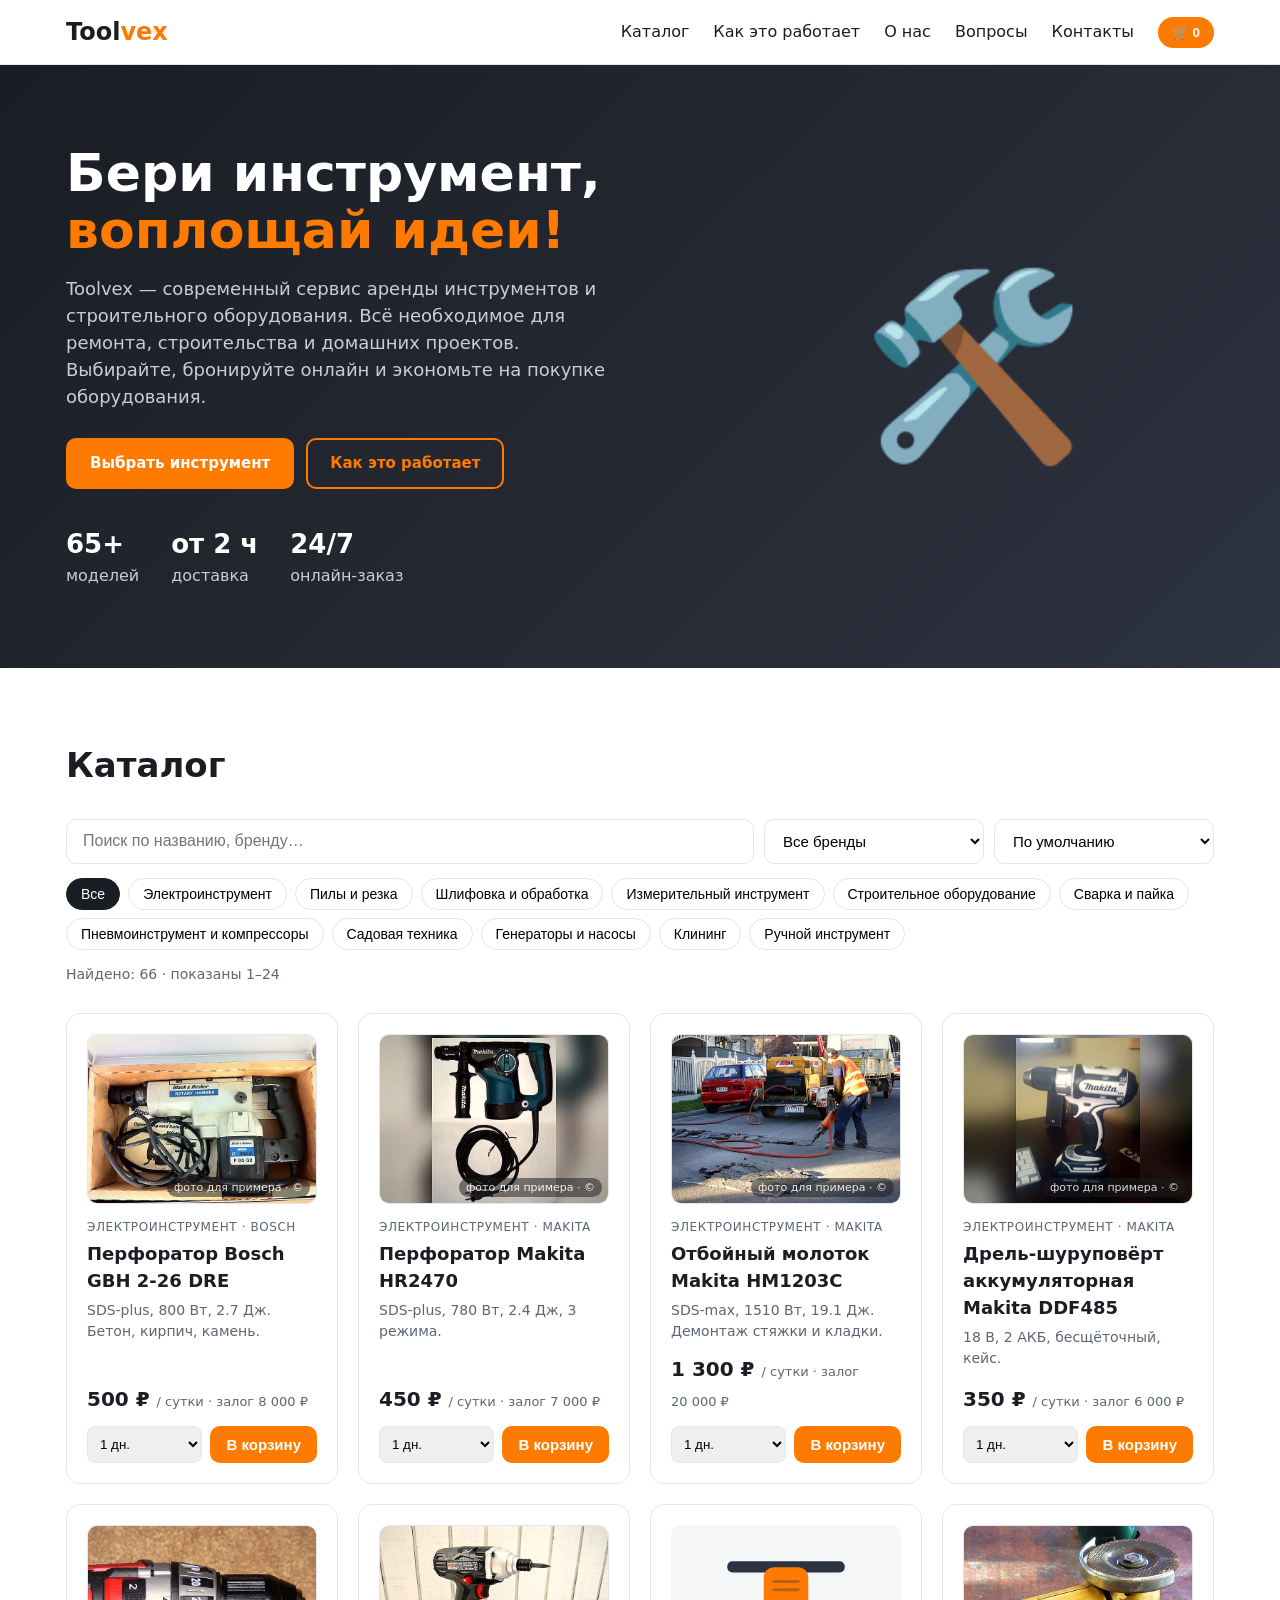
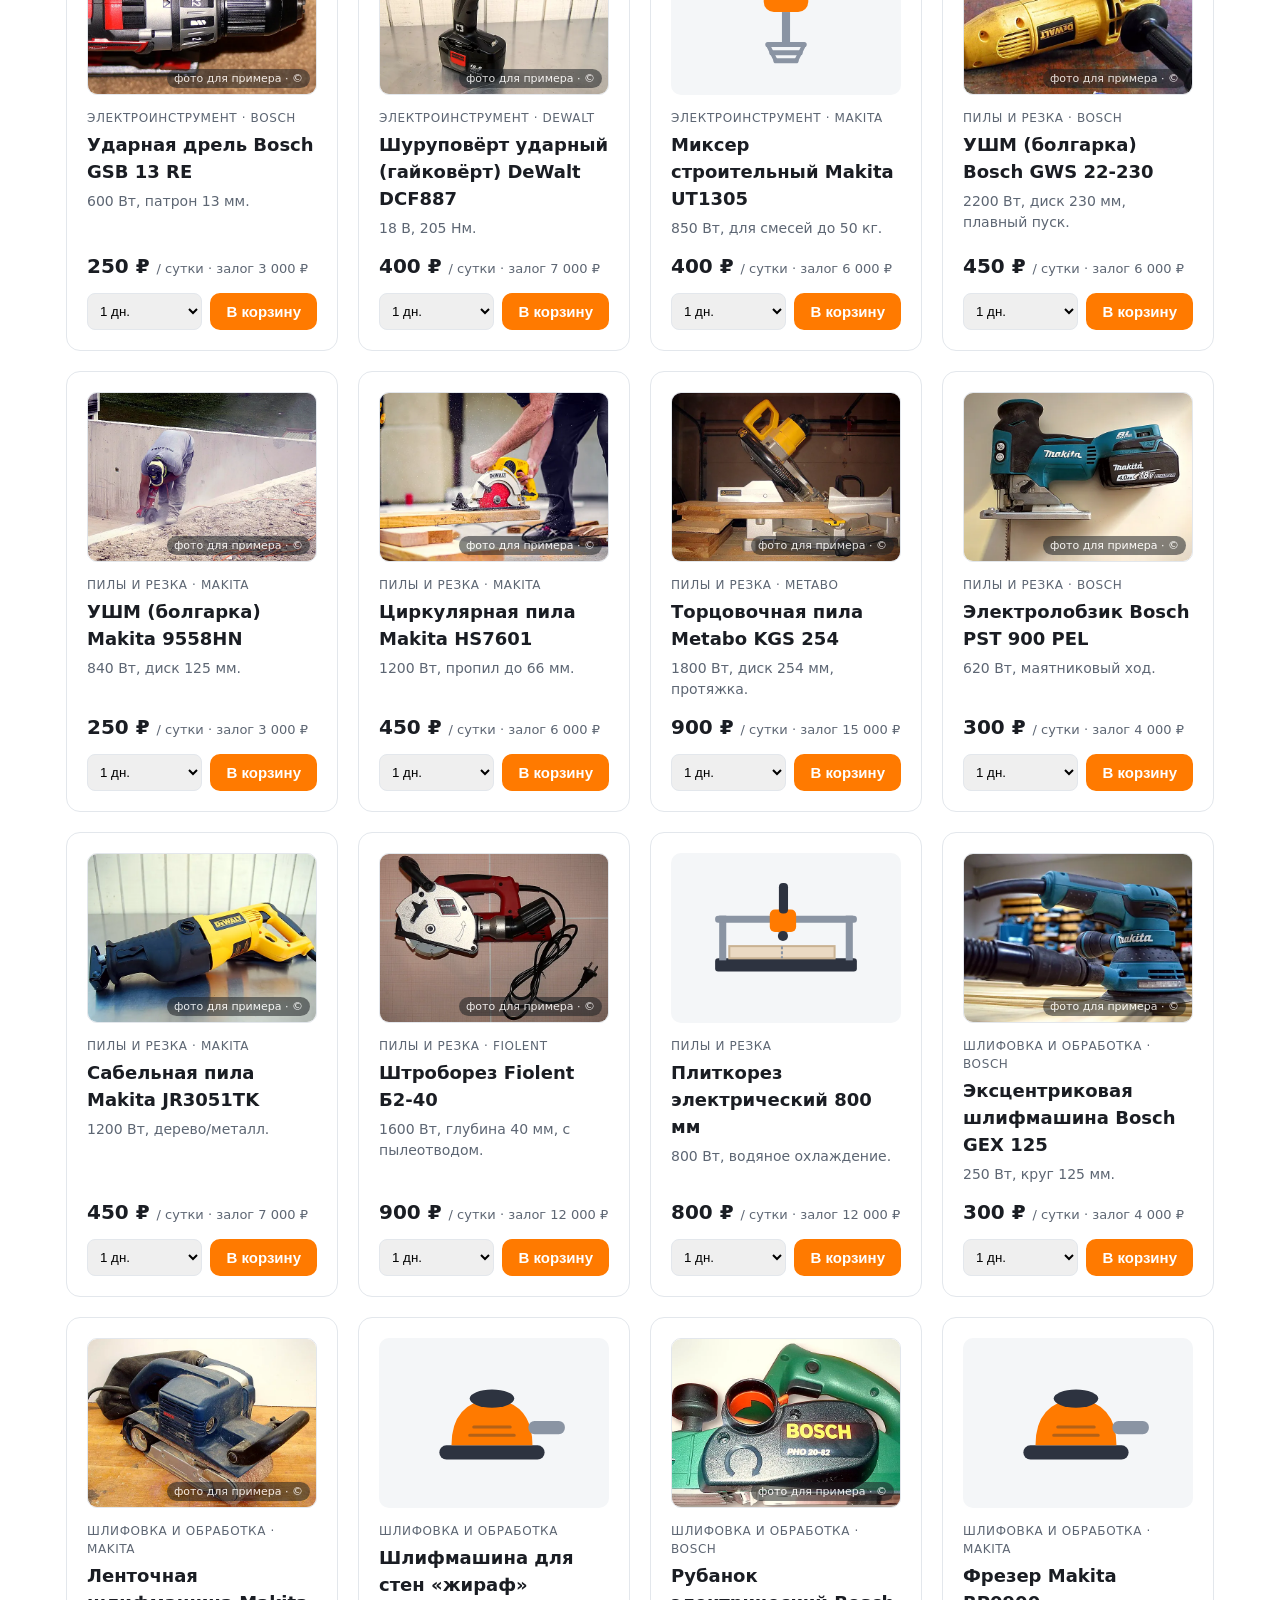
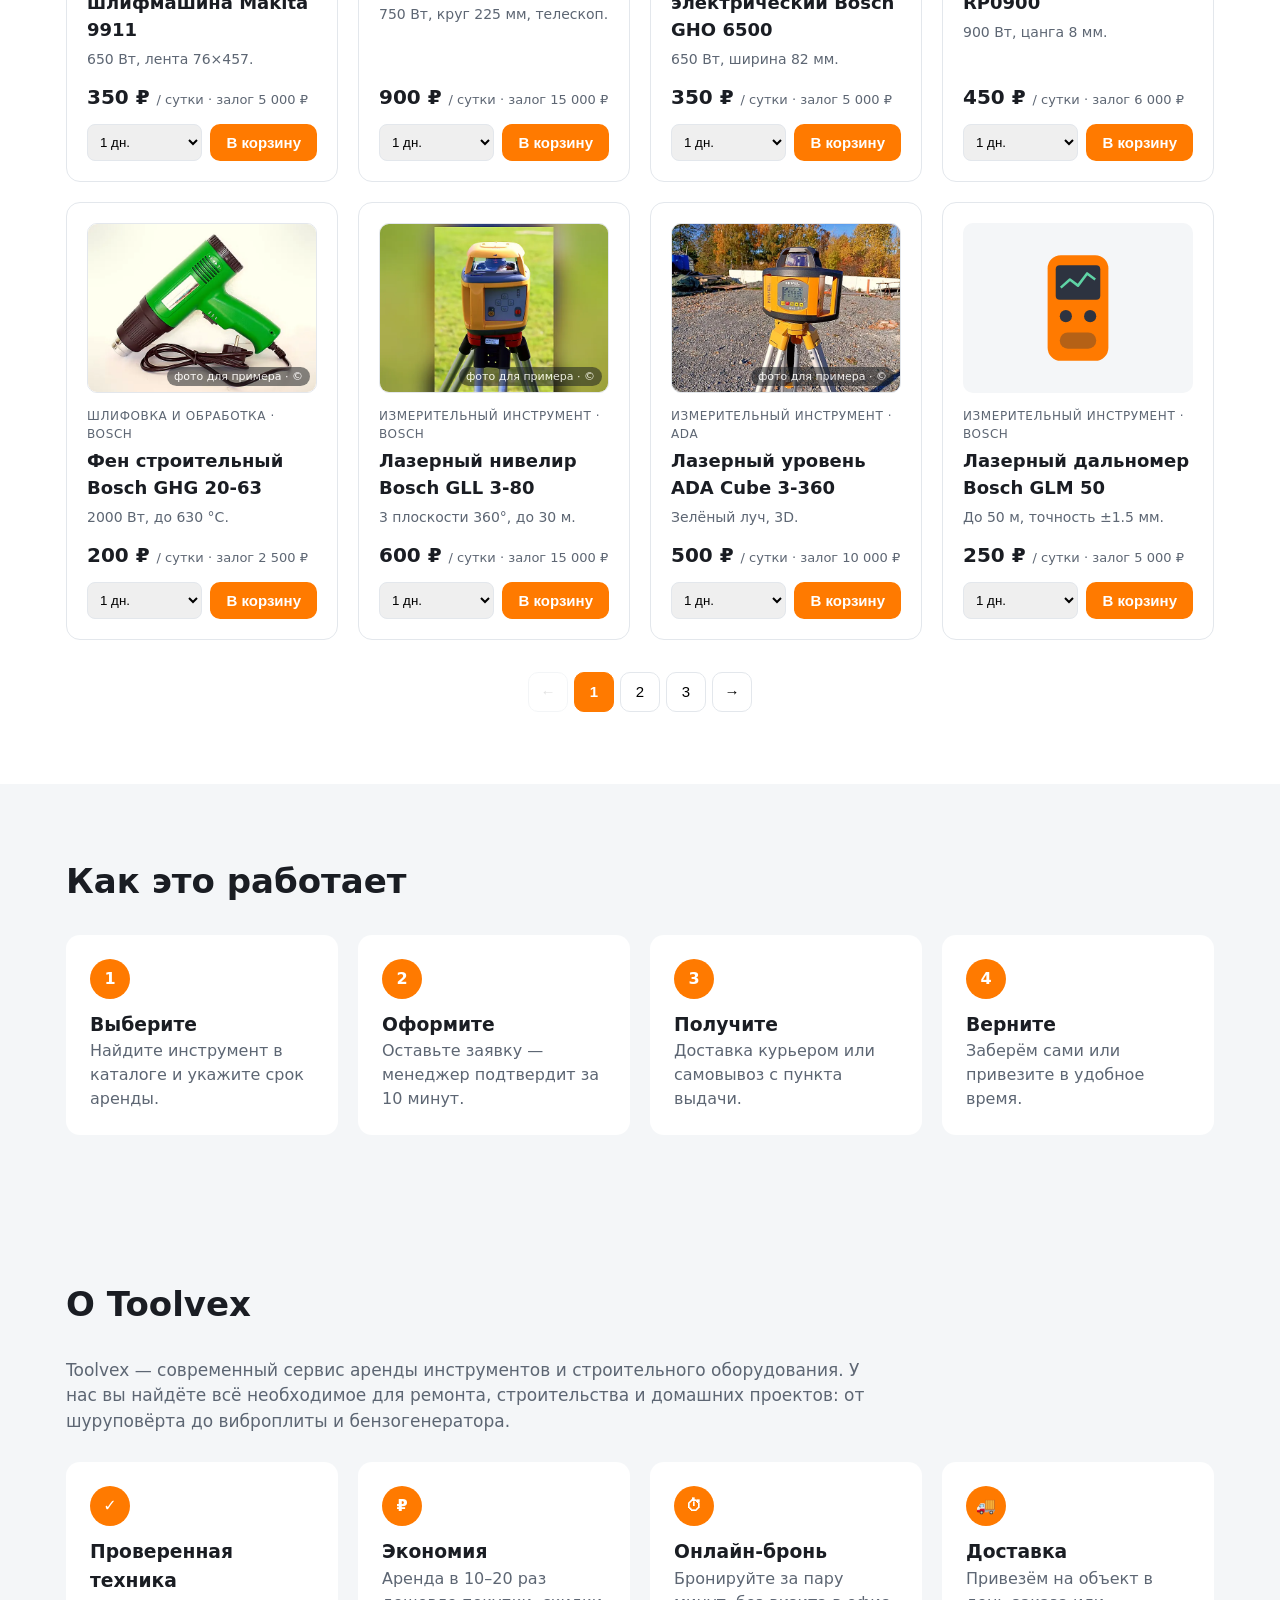
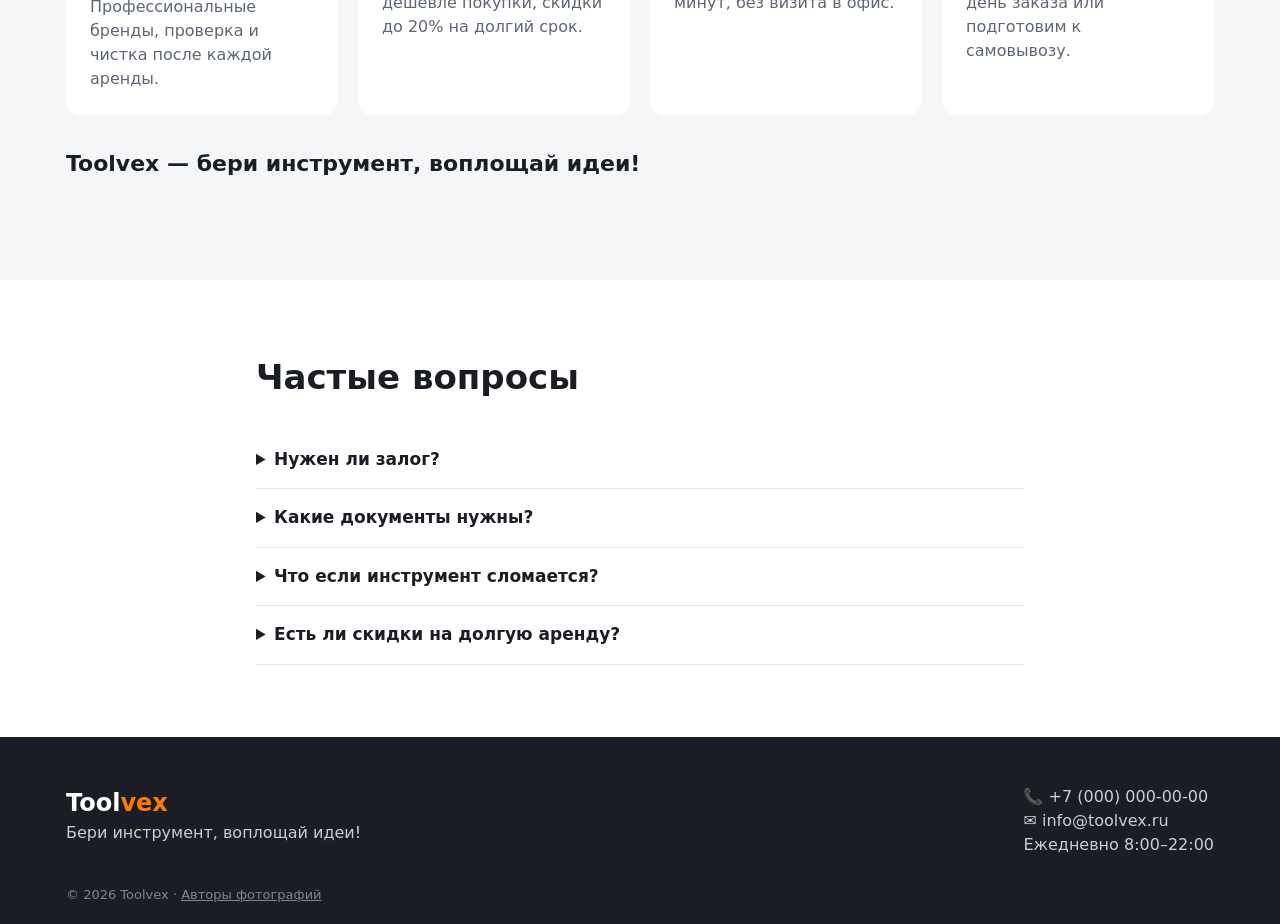
<file: index.html>
<!doctype html>
<html lang="ru">
<head>
<meta charset="utf-8">
<meta name="viewport" content="width=device-width, initial-scale=1">
<title>Toolvex — аренда инструментов и строительного оборудования</title>
<meta name="description" content="Toolvex — современный сервис аренды инструментов и строительного оборудования. Бронируйте онлайн и экономьте на покупке.">
<link rel="stylesheet" href="styles.css">
</head>
<body>
<header class="header">
  <div class="container header__inner">
    <a href="#" class="logo">Tool<span>vex</span></a>
    <nav class="nav" id="nav">
      <a href="#catalog">Каталог</a>
      <a href="#how">Как это работает</a>
      <a href="#about">О нас</a>
      <a href="#faq">Вопросы</a>
      <a href="#contacts">Контакты</a>
    </nav>
    <button class="cart-btn" id="cartBtn" aria-label="Корзина">🛒 <span id="cartCount">0</span></button>
    <button class="burger" id="burger" aria-label="Меню">☰</button>
  </div>
</header>

<section class="hero">
  <div class="container hero__inner">
    <div>
      <h1>Бери инструмент, <span>воплощай идеи!</span></h1>
      <p>Toolvex — современный сервис аренды инструментов и строительного оборудования. Всё необходимое для ремонта, строительства и домашних проектов. Выбирайте, бронируйте онлайн и экономьте на покупке оборудования.</p>
      <div class="hero__actions">
        <a href="#catalog" class="btn btn--primary">Выбрать инструмент</a>
        <a href="#how" class="btn btn--ghost">Как это работает</a>
      </div>
      <ul class="hero__stats">
        <li><b>65+</b>моделей</li>
        <li><b>от 2 ч</b>доставка</li>
        <li><b>24/7</b>онлайн-заказ</li>
      </ul>
    </div>
    <div class="hero__art" aria-hidden="true">🛠️</div>
  </div>
</section>

<section id="catalog" class="section">
  <div class="container">
    <h2>Каталог</h2>
    <div class="filters">
      <div class="filters__row">
        <input type="search" id="search" placeholder="Поиск по названию, бренду…" aria-label="Поиск">
        <select id="brand" aria-label="Бренд"></select>
        <select id="sort" aria-label="Сортировка">
          <option value="default">По умолчанию</option>
          <option value="price-asc">Сначала дешевле</option>
          <option value="price-desc">Сначала дороже</option>
          <option value="name">По названию</option>
        </select>
      </div>
      <div class="chips" id="chips"></div>
      <p class="found" id="found" aria-live="polite"></p>
    </div>
    <div class="grid" id="grid"></div>
    <nav class="pager" id="pager" aria-label="Страницы каталога"></nav>
  </div>
</section>

<section id="how" class="section section--alt">
  <div class="container">
    <h2>Как это работает</h2>
    <div class="steps">
      <div class="step"><i>1</i><h3>Выберите</h3><p>Найдите инструмент в каталоге и укажите срок аренды.</p></div>
      <div class="step"><i>2</i><h3>Оформите</h3><p>Оставьте заявку — менеджер подтвердит за 10 минут.</p></div>
      <div class="step"><i>3</i><h3>Получите</h3><p>Доставка курьером или самовывоз с пункта выдачи.</p></div>
      <div class="step"><i>4</i><h3>Верните</h3><p>Заберём сами или привезите в удобное время.</p></div>
    </div>
  </div>
</section>

<section id="about" class="section section--alt">
  <div class="container about">
    <h2>О Toolvex</h2>
    <p>Toolvex — современный сервис аренды инструментов и строительного оборудования. У нас вы найдёте всё необходимое для ремонта, строительства и домашних проектов: от шуруповёрта до виброплиты и бензогенератора.</p>
    <div class="steps">
      <div class="step"><i>✓</i><h3>Проверенная техника</h3><p>Профессиональные бренды, проверка и чистка после каждой аренды.</p></div>
      <div class="step"><i>₽</i><h3>Экономия</h3><p>Аренда в 10–20 раз дешевле покупки, скидки до 20% на долгий срок.</p></div>
      <div class="step"><i>⏱</i><h3>Онлайн-бронь</h3><p>Бронируйте за пару минут, без визита в офис.</p></div>
      <div class="step"><i>🚚</i><h3>Доставка</h3><p>Привезём на объект в день заказа или подготовим к самовывозу.</p></div>
    </div>
    <p class="slogan">Toolvex — бери инструмент, воплощай идеи!</p>
  </div>
</section>

<section id="faq" class="section">
  <div class="container faq">
    <h2>Частые вопросы</h2>
    <details><summary>Нужен ли залог?</summary><p>Да, залог зависит от стоимости инструмента и возвращается полностью при возврате в исправном состоянии.</p></details>
    <details><summary>Какие документы нужны?</summary><p>Паспорт для физлиц; для юрлиц — договор и реквизиты.</p></details>
    <details><summary>Что если инструмент сломается?</summary><p>Мы бесплатно заменим инструмент, если поломка не связана с нарушением правил эксплуатации.</p></details>
    <details><summary>Есть ли скидки на долгую аренду?</summary><p>От 3 дней — скидка 10%, от 7 дней — 20%. Скидка считается автоматически в корзине.</p></details>
  </div>
</section>

<footer id="contacts" class="footer">
  <div class="container footer__inner">
    <div><a href="#" class="logo">Tool<span>vex</span></a><p>Бери инструмент, воплощай идеи!</p></div>
    <div><p>📞 +7 (000) 000-00-00</p><p>✉️ info@toolvex.ru</p><p>Ежедневно 8:00–22:00</p></div>
  </div>
  <div class="container copy">© <span id="year"></span> Toolvex · <a href="credits.html">Авторы фотографий</a></div>
</footer>

<aside class="cart" id="cart" aria-hidden="true">
  <div class="cart__head"><h3>Корзина</h3><button id="cartClose" aria-label="Закрыть">✕</button></div>
  <div class="cart__items" id="cartItems"></div>
  <div class="cart__foot">
    <div class="cart__total">Итого: <b id="cartTotal">0 ₽</b></div>
    <form id="orderForm" class="order">
      <input required name="name" placeholder="Имя">
      <input required name="phone" type="tel" placeholder="Телефон">
      <input name="address" placeholder="Адрес доставки (необязательно)">
      <button class="btn btn--primary" type="submit">Оформить заказ</button>
    </form>
  </div>
</aside>
<div class="overlay" id="overlay"></div>
<div class="toast" id="toast"></div>

<script src="app.js"></script>
</body>
</html>
</file>
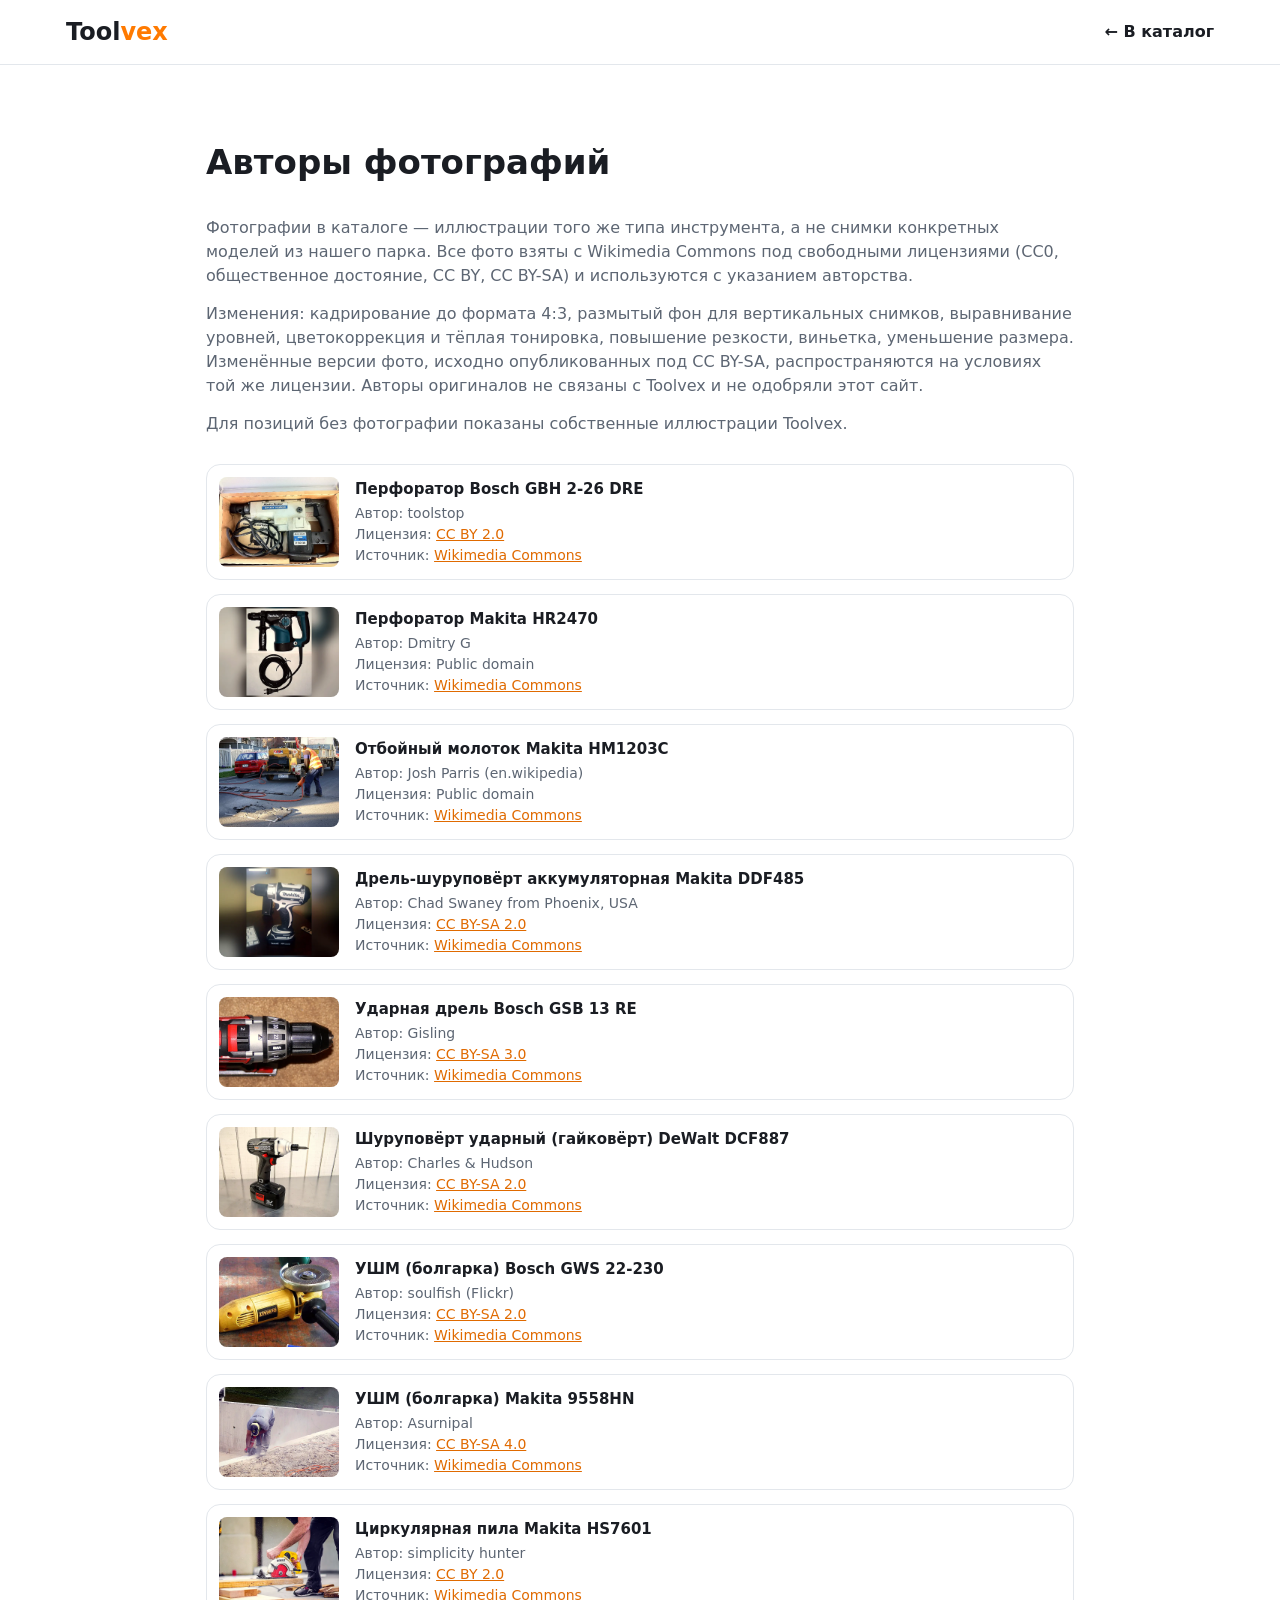
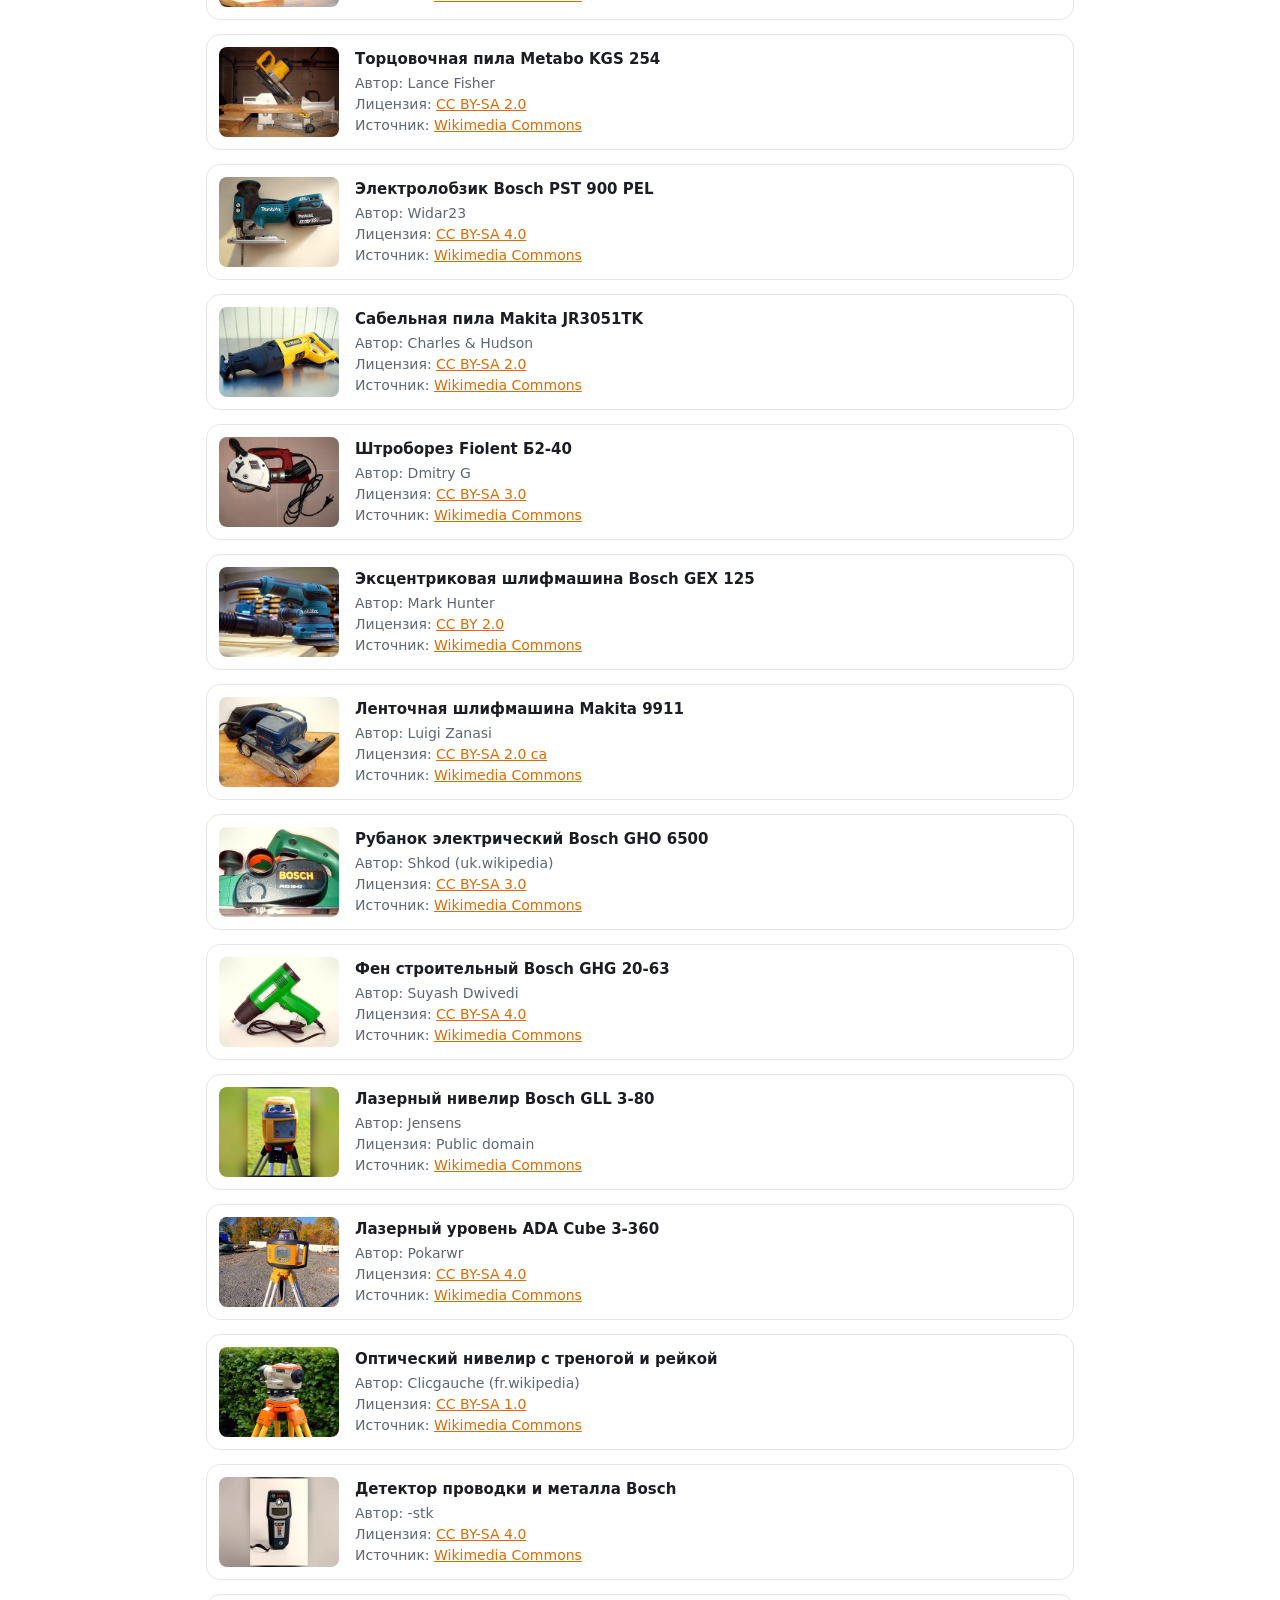
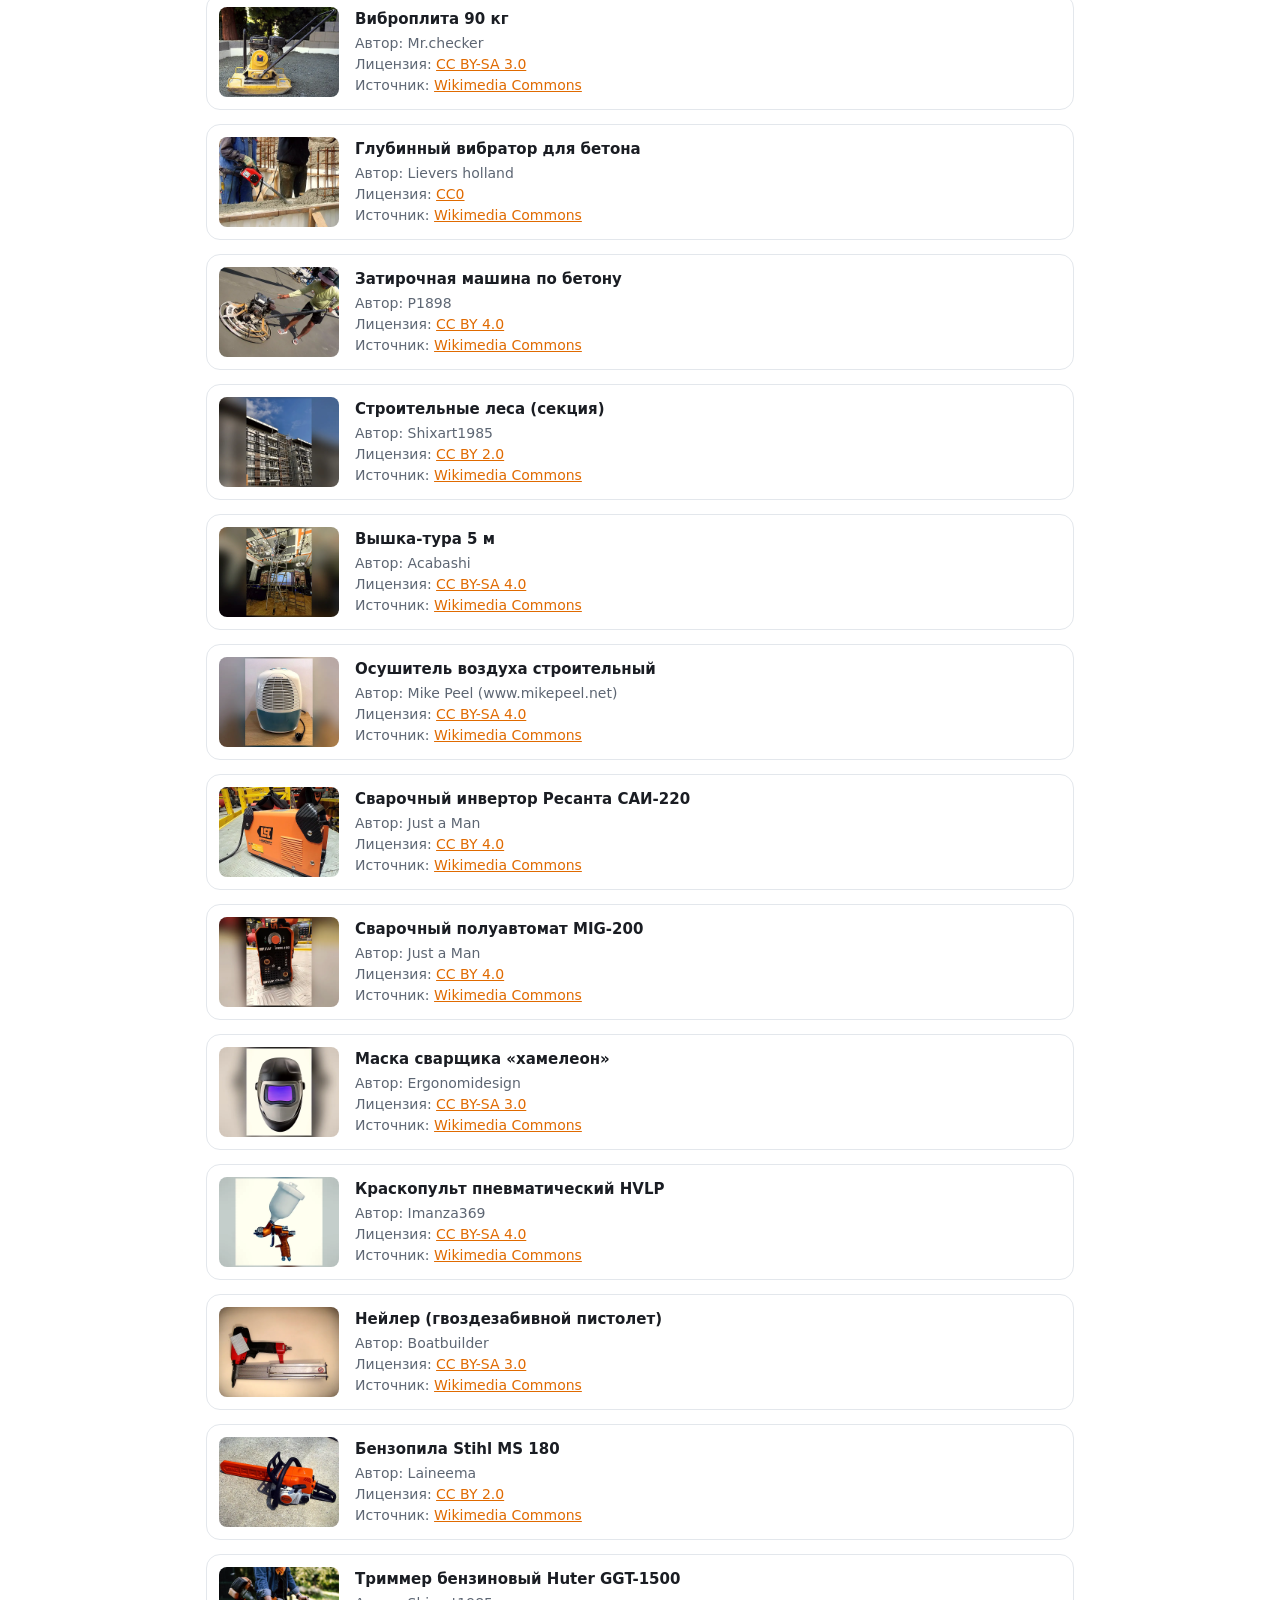
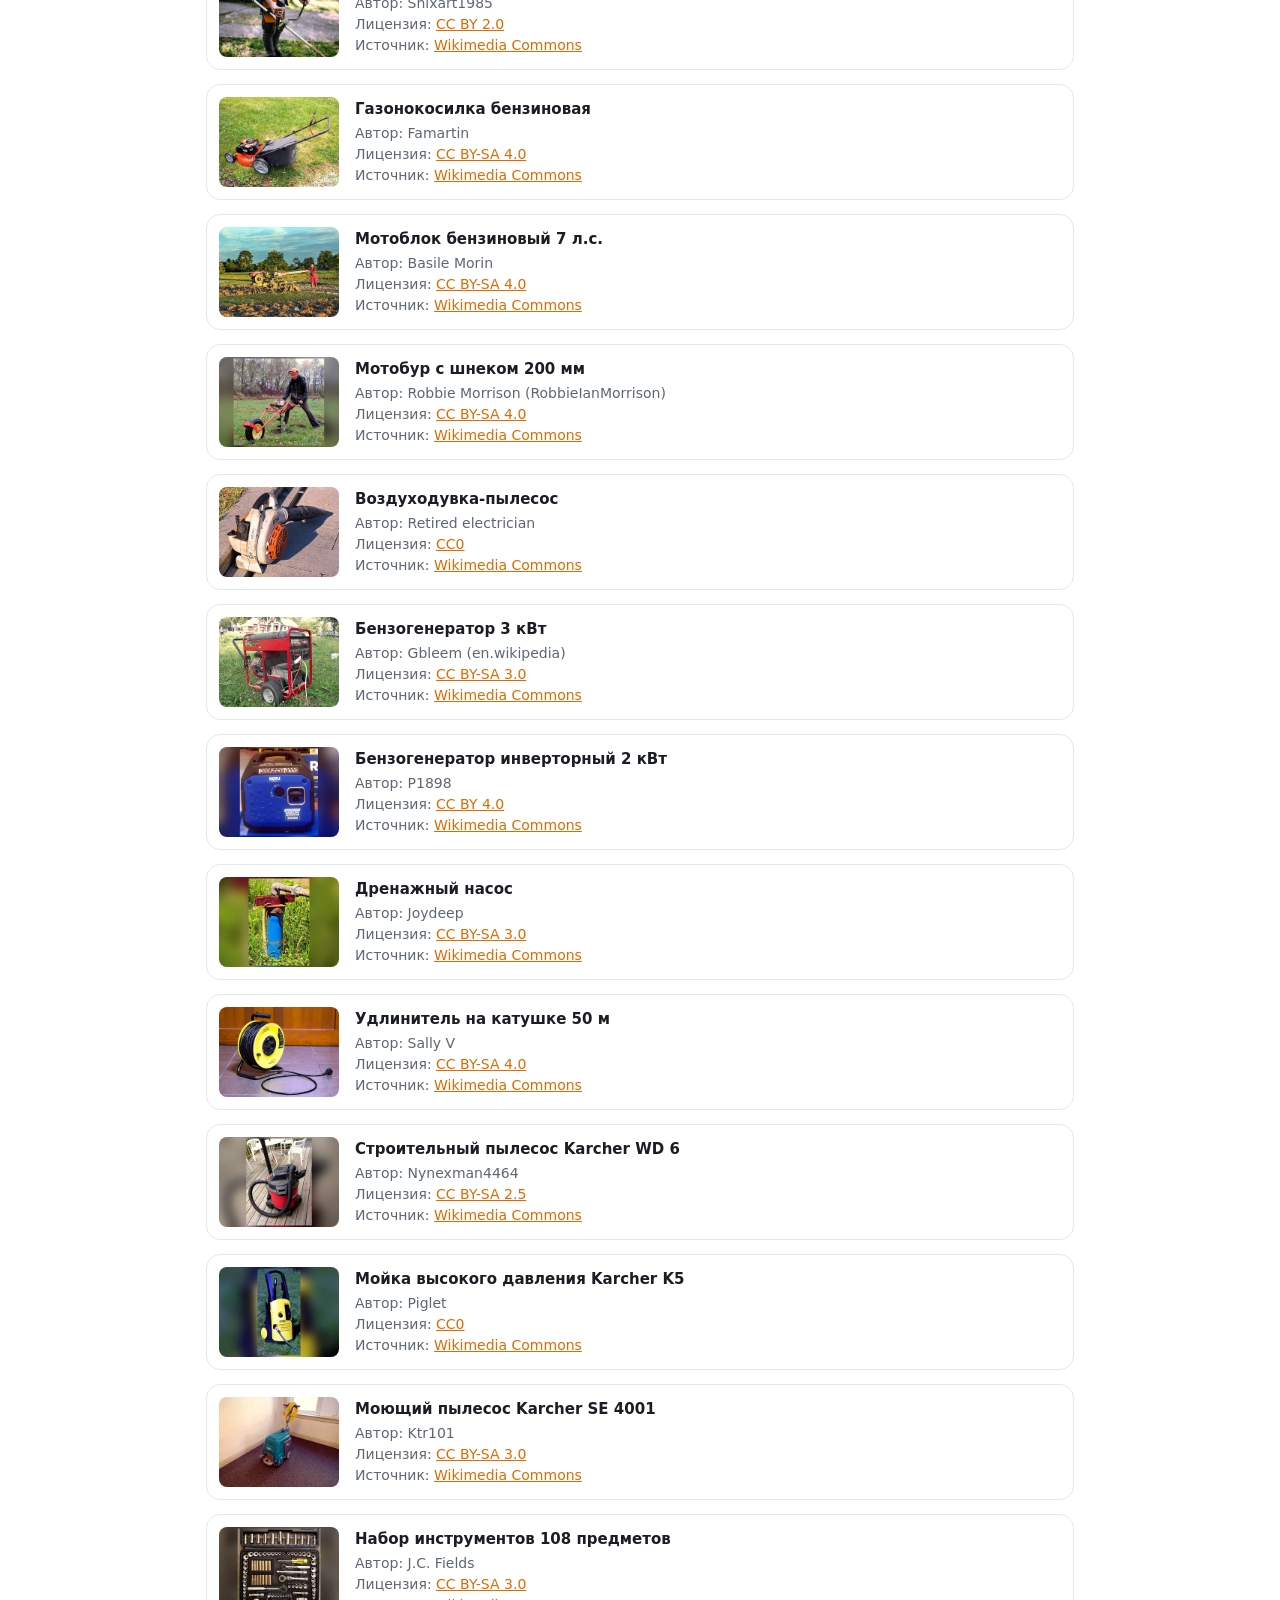
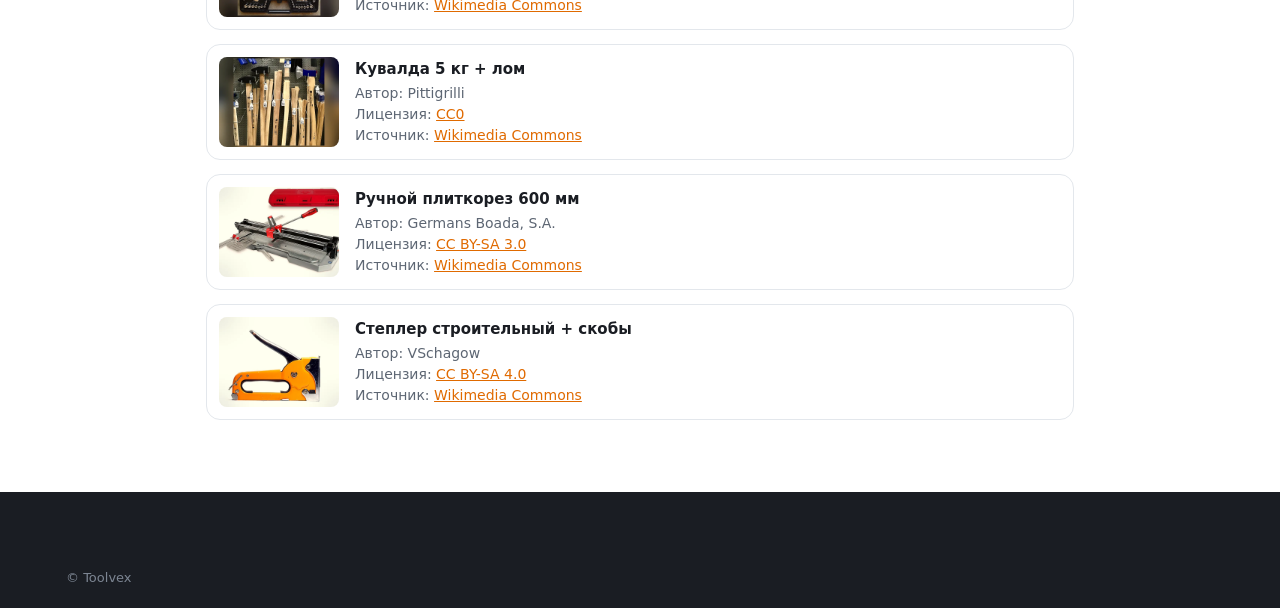
<file: credits.html>
<!doctype html>
<html lang="ru">
<head>
<meta charset="utf-8">
<meta name="viewport" content="width=device-width, initial-scale=1">
<title>Авторы фотографий — Toolvex</title>
<link rel="stylesheet" href="styles.css">
<style>
.credits{max-width:900px}
.credits>p{color:var(--muted);margin-bottom:14px}
.cr-list{list-style:none;display:grid;gap:14px;margin-top:28px}
.cr{display:flex;gap:16px;align-items:center;border:1px solid var(--border);border-radius:var(--radius);padding:12px;scroll-margin-top:80px}
.cr:target{border-color:var(--accent);box-shadow:0 0 0 3px rgba(255,122,0,.2)}
.cr img{width:120px;height:90px;object-fit:cover;border-radius:8px;flex:none}
.cr div{display:flex;flex-direction:column;font-size:14px;color:var(--muted);min-width:0;overflow-wrap:anywhere}
.cr b{color:var(--text);font-size:15px;margin-bottom:2px}
.back{margin-left:auto;font-weight:600}.back:hover{color:var(--accent)}
.cr a{color:var(--accent-d);text-decoration:underline}
@media(max-width:520px){.cr img{width:88px;height:66px}}
</style>
</head>
<body>
<header class="header"><div class="container header__inner"><a href="index.html" class="logo">Tool<span>vex</span></a>
<a class="back" href="index.html#catalog">← В каталог</a></div></header>
<main class="section"><div class="container credits">
  <h2>Авторы фотографий</h2>
  <p>Фотографии в каталоге — иллюстрации того же типа инструмента, а не снимки конкретных моделей из нашего парка. Все фото взяты с Wikimedia Commons под свободными лицензиями (CC0, общественное достояние, CC BY, CC BY-SA) и используются с указанием авторства.</p>
  <p>Изменения: кадрирование до формата 4:3, размытый фон для вертикальных снимков, выравнивание уровней, цветокоррекция и тёплая тонировка, повышение резкости, виньетка, уменьшение размера. Изменённые версии фото, исходно опубликованных под CC BY-SA, распространяются на условиях той же лицензии. Авторы оригиналов не связаны с Toolvex и не одобряли этот сайт.</p>
  <p>Для позиций без фотографии показаны собственные иллюстрации Toolvex.</p>
  <ul class="cr-list">
    <li class="cr" id="p1">
      <img src="images/photos/1.webp" alt="" width="160" height="120" loading="lazy">
      <div><b>Перфоратор Bosch GBH 2-26 DRE</b>
        <span>Автор: toolstop</span>
        <span>Лицензия: <a href="https://creativecommons.org/licenses/by/2.0" target="_blank" rel="noopener">CC BY 2.0</a></span>
        <span>Источник: <a href="https://commons.wikimedia.org/wiki/File%3AVintage_Power_Tool_-_Black_%26_Decker_P80-38_Rotary_Hammer_Drill_-_5011437838.jpg" target="_blank" rel="noopener">Wikimedia Commons</a></span></div>
    </li>
    <li class="cr" id="p2">
      <img src="images/photos/2.webp" alt="" width="160" height="120" loading="lazy">
      <div><b>Перфоратор Makita HR2470</b>
        <span>Автор: Dmitry G</span>
        <span>Лицензия: Public domain</span>
        <span>Источник: <a href="https://commons.wikimedia.org/wiki/File%3AMakita_drill%2C_3_Joules.JPG" target="_blank" rel="noopener">Wikimedia Commons</a></span></div>
    </li>
    <li class="cr" id="p3">
      <img src="images/photos/3.webp" alt="" width="160" height="120" loading="lazy">
      <div><b>Отбойный молоток Makita HM1203C</b>
        <span>Автор: Josh Parris (en.wikipedia)</span>
        <span>Лицензия: Public domain</span>
        <span>Источник: <a href="https://commons.wikimedia.org/wiki/File%3AJackhammer.jpg" target="_blank" rel="noopener">Wikimedia Commons</a></span></div>
    </li>
    <li class="cr" id="p4">
      <img src="images/photos/4.webp" alt="" width="160" height="120" loading="lazy">
      <div><b>Дрель-шуруповёрт аккумуляторная Makita DDF485</b>
        <span>Автор: Chad Swaney from Phoenix, USA</span>
        <span>Лицензия: <a href="https://creativecommons.org/licenses/by-sa/2.0" target="_blank" rel="noopener">CC BY-SA 2.0</a></span>
        <span>Источник: <a href="https://commons.wikimedia.org/wiki/File%3AMakita_Drill_%284317067300%29.jpg" target="_blank" rel="noopener">Wikimedia Commons</a></span></div>
    </li>
    <li class="cr" id="p5">
      <img src="images/photos/5.webp" alt="" width="160" height="120" loading="lazy">
      <div><b>Ударная дрель Bosch GSB 13 RE</b>
        <span>Автор: Gisling</span>
        <span>Лицензия: <a href="https://creativecommons.org/licenses/by-sa/3.0" target="_blank" rel="noopener">CC BY-SA 3.0</a></span>
        <span>Источник: <a href="https://commons.wikimedia.org/wiki/File%3ATorque_control.JPG" target="_blank" rel="noopener">Wikimedia Commons</a></span></div>
    </li>
    <li class="cr" id="p6">
      <img src="images/photos/6.webp" alt="" width="160" height="120" loading="lazy">
      <div><b>Шуруповёрт ударный (гайковёрт) DeWalt DCF887</b>
        <span>Автор: Charles &amp; Hudson</span>
        <span>Лицензия: <a href="https://creativecommons.org/licenses/by-sa/2.0" target="_blank" rel="noopener">CC BY-SA 2.0</a></span>
        <span>Источник: <a href="https://commons.wikimedia.org/wiki/File%3ACraftsman_C3_19.2v_Impact_Driver_%285497647182%29.jpg" target="_blank" rel="noopener">Wikimedia Commons</a></span></div>
    </li>
    <li class="cr" id="p8">
      <img src="images/photos/8.webp" alt="" width="160" height="120" loading="lazy">
      <div><b>УШМ (болгарка) Bosch GWS 22-230</b>
        <span>Автор: soulfish (Flickr)</span>
        <span>Лицензия: <a href="https://creativecommons.org/licenses/by-sa/2.0" target="_blank" rel="noopener">CC BY-SA 2.0</a></span>
        <span>Источник: <a href="https://commons.wikimedia.org/wiki/File%3AAngleGrinder.jpg" target="_blank" rel="noopener">Wikimedia Commons</a></span></div>
    </li>
    <li class="cr" id="p9">
      <img src="images/photos/9.webp" alt="" width="160" height="120" loading="lazy">
      <div><b>УШМ (болгарка) Makita 9558HN</b>
        <span>Автор: Asurnipal</span>
        <span>Лицензия: <a href="https://creativecommons.org/licenses/by-sa/4.0" target="_blank" rel="noopener">CC BY-SA 4.0</a></span>
        <span>Источник: <a href="https://commons.wikimedia.org/wiki/File%3AFaschina-concrete_angle_grinder-Betontrennschleifen-13ASD.jpg" target="_blank" rel="noopener">Wikimedia Commons</a></span></div>
    </li>
    <li class="cr" id="p10">
      <img src="images/photos/10.webp" alt="" width="160" height="120" loading="lazy">
      <div><b>Циркулярная пила Makita HS7601</b>
        <span>Автор: simplicity hunter</span>
        <span>Лицензия: <a href="https://creativecommons.org/licenses/by/2.0" target="_blank" rel="noopener">CC BY 2.0</a></span>
        <span>Источник: <a href="https://commons.wikimedia.org/wiki/File%3ADeWalt_circular_saw_in_use.jpg" target="_blank" rel="noopener">Wikimedia Commons</a></span></div>
    </li>
    <li class="cr" id="p11">
      <img src="images/photos/11.webp" alt="" width="160" height="120" loading="lazy">
      <div><b>Торцовочная пила Metabo KGS 254</b>
        <span>Автор: Lance Fisher</span>
        <span>Лицензия: <a href="https://creativecommons.org/licenses/by-sa/2.0" target="_blank" rel="noopener">CC BY-SA 2.0</a></span>
        <span>Источник: <a href="https://commons.wikimedia.org/wiki/File%3AMiterSaw.jpg" target="_blank" rel="noopener">Wikimedia Commons</a></span></div>
    </li>
    <li class="cr" id="p12">
      <img src="images/photos/12.webp" alt="" width="160" height="120" loading="lazy">
      <div><b>Электролобзик Bosch PST 900 PEL</b>
        <span>Автор: Widar23</span>
        <span>Лицензия: <a href="https://creativecommons.org/licenses/by-sa/4.0" target="_blank" rel="noopener">CC BY-SA 4.0</a></span>
        <span>Источник: <a href="https://commons.wikimedia.org/wiki/File%3AMakita_DJV181.jpg" target="_blank" rel="noopener">Wikimedia Commons</a></span></div>
    </li>
    <li class="cr" id="p13">
      <img src="images/photos/13.webp" alt="" width="160" height="120" loading="lazy">
      <div><b>Сабельная пила Makita JR3051TK</b>
        <span>Автор: Charles &amp; Hudson</span>
        <span>Лицензия: <a href="https://creativecommons.org/licenses/by-sa/2.0" target="_blank" rel="noopener">CC BY-SA 2.0</a></span>
        <span>Источник: <a href="https://commons.wikimedia.org/wiki/File%3ADeWalt_Reciprocating_Saw_%285073128275%29.jpg" target="_blank" rel="noopener">Wikimedia Commons</a></span></div>
    </li>
    <li class="cr" id="p14">
      <img src="images/photos/14.webp" alt="" width="160" height="120" loading="lazy">
      <div><b>Штроборез Fiolent Б2-40</b>
        <span>Автор: Dmitry G</span>
        <span>Лицензия: <a href="https://creativecommons.org/licenses/by-sa/3.0" target="_blank" rel="noopener">CC BY-SA 3.0</a></span>
        <span>Источник: <a href="https://commons.wikimedia.org/wiki/File%3AEinhell_TC-MA_1300.JPG" target="_blank" rel="noopener">Wikimedia Commons</a></span></div>
    </li>
    <li class="cr" id="p16">
      <img src="images/photos/16.webp" alt="" width="160" height="120" loading="lazy">
      <div><b>Эксцентриковая шлифмашина Bosch GEX 125</b>
        <span>Автор: Mark Hunter</span>
        <span>Лицензия: <a href="https://creativecommons.org/licenses/by/2.0" target="_blank" rel="noopener">CC BY 2.0</a></span>
        <span>Источник: <a href="https://commons.wikimedia.org/wiki/File%3AMakita_BO5041_Random_Orbit_Sander_%286169695568%29.jpg" target="_blank" rel="noopener">Wikimedia Commons</a></span></div>
    </li>
    <li class="cr" id="p17">
      <img src="images/photos/17.webp" alt="" width="160" height="120" loading="lazy">
      <div><b>Ленточная шлифмашина Makita 9911</b>
        <span>Автор: Luigi Zanasi</span>
        <span>Лицензия: <a href="https://creativecommons.org/licenses/by-sa/2.0/ca/deed.en" target="_blank" rel="noopener">CC BY-SA 2.0 ca</a></span>
        <span>Источник: <a href="https://commons.wikimedia.org/wiki/File%3ABelt_sander_bosch.jpg" target="_blank" rel="noopener">Wikimedia Commons</a></span></div>
    </li>
    <li class="cr" id="p19">
      <img src="images/photos/19.webp" alt="" width="160" height="120" loading="lazy">
      <div><b>Рубанок электрический Bosch GHO 6500</b>
        <span>Автор: Shkod (uk.wikipedia)</span>
        <span>Лицензия: <a href="https://creativecommons.org/licenses/by-sa/3.0" target="_blank" rel="noopener">CC BY-SA 3.0</a></span>
        <span>Источник: <a href="https://commons.wikimedia.org/wiki/File%3A%D0%95%D0%BB%D0%B5%D0%BA%D1%82%D1%80%D0%BE%D1%80%D1%83%D0%B1%D0%B0%D0%BD%D0%BE%D0%BA21_white.jpg" target="_blank" rel="noopener">Wikimedia Commons</a></span></div>
    </li>
    <li class="cr" id="p21">
      <img src="images/photos/21.webp" alt="" width="160" height="120" loading="lazy">
      <div><b>Фен строительный Bosch GHG 20-63</b>
        <span>Автор: Suyash Dwivedi</span>
        <span>Лицензия: <a href="https://creativecommons.org/licenses/by-sa/4.0" target="_blank" rel="noopener">CC BY-SA 4.0</a></span>
        <span>Источник: <a href="https://commons.wikimedia.org/wiki/File%3AHot_air_gun_%281%29.jpg" target="_blank" rel="noopener">Wikimedia Commons</a></span></div>
    </li>
    <li class="cr" id="p22">
      <img src="images/photos/22.webp" alt="" width="160" height="120" loading="lazy">
      <div><b>Лазерный нивелир Bosch GLL 3-80</b>
        <span>Автор: Jensens</span>
        <span>Лицензия: Public domain</span>
        <span>Источник: <a href="https://commons.wikimedia.org/wiki/File%3AConstruction_laser.jpg" target="_blank" rel="noopener">Wikimedia Commons</a></span></div>
    </li>
    <li class="cr" id="p23">
      <img src="images/photos/23.webp" alt="" width="160" height="120" loading="lazy">
      <div><b>Лазерный уровень ADA Cube 3-360</b>
        <span>Автор: Pokarwr</span>
        <span>Лицензия: <a href="https://creativecommons.org/licenses/by-sa/4.0" target="_blank" rel="noopener">CC BY-SA 4.0</a></span>
        <span>Источник: <a href="https://commons.wikimedia.org/wiki/File%3ANiwelator_laserowy_NL540.jpg" target="_blank" rel="noopener">Wikimedia Commons</a></span></div>
    </li>
    <li class="cr" id="p25">
      <img src="images/photos/25.webp" alt="" width="160" height="120" loading="lazy">
      <div><b>Оптический нивелир с треногой и рейкой</b>
        <span>Автор: Clicgauche (fr.wikipedia)</span>
        <span>Лицензия: <a href="https://creativecommons.org/licenses/by-sa/1.0" target="_blank" rel="noopener">CC BY-SA 1.0</a></span>
        <span>Источник: <a href="https://commons.wikimedia.org/wiki/File%3ADumpyLevel.jpg" target="_blank" rel="noopener">Wikimedia Commons</a></span></div>
    </li>
    <li class="cr" id="p26">
      <img src="images/photos/26.webp" alt="" width="160" height="120" loading="lazy">
      <div><b>Детектор проводки и металла Bosch</b>
        <span>Автор: -stk</span>
        <span>Лицензия: <a href="https://creativecommons.org/licenses/by-sa/4.0" target="_blank" rel="noopener">CC BY-SA 4.0</a></span>
        <span>Источник: <a href="https://commons.wikimedia.org/wiki/File%3ABosch_GMS_120_P1110437.jpg" target="_blank" rel="noopener">Wikimedia Commons</a></span></div>
    </li>
    <li class="cr" id="p29">
      <img src="images/photos/29.webp" alt="" width="160" height="120" loading="lazy">
      <div><b>Виброплита 90 кг</b>
        <span>Автор: Mr.checker</span>
        <span>Лицензия: <a href="https://creativecommons.org/licenses/by-sa/3.0" target="_blank" rel="noopener">CC BY-SA 3.0</a></span>
        <span>Источник: <a href="https://commons.wikimedia.org/wiki/File%3APlate_compactor.jpg" target="_blank" rel="noopener">Wikimedia Commons</a></span></div>
    </li>
    <li class="cr" id="p30">
      <img src="images/photos/30.webp" alt="" width="160" height="120" loading="lazy">
      <div><b>Глубинный вибратор для бетона</b>
        <span>Автор: Lievers holland</span>
        <span>Лицензия: <a href="https://creativecommons.org/publicdomain/zero/1.0/deed.en" target="_blank" rel="noopener">CC0</a></span>
        <span>Источник: <a href="https://commons.wikimedia.org/wiki/File%3AP14Eactie1_%28cropped_to_concrete_vibrator%29.JPG" target="_blank" rel="noopener">Wikimedia Commons</a></span></div>
    </li>
    <li class="cr" id="p31">
      <img src="images/photos/31.webp" alt="" width="160" height="120" loading="lazy">
      <div><b>Затирочная машина по бетону</b>
        <span>Автор: P1898</span>
        <span>Лицензия: <a href="https://creativecommons.org/licenses/by/4.0" target="_blank" rel="noopener">CC BY 4.0</a></span>
        <span>Источник: <a href="https://commons.wikimedia.org/wiki/File%3AIngco_Gasoline_2026-06-18_Engine_Power_Trowel_GPT361-5.jpg" target="_blank" rel="noopener">Wikimedia Commons</a></span></div>
    </li>
    <li class="cr" id="p32">
      <img src="images/photos/32.webp" alt="" width="160" height="120" loading="lazy">
      <div><b>Строительные леса (секция)</b>
        <span>Автор: Shixart1985</span>
        <span>Лицензия: <a href="https://creativecommons.org/licenses/by/2.0" target="_blank" rel="noopener">CC BY 2.0</a></span>
        <span>Источник: <a href="https://commons.wikimedia.org/wiki/File%3AA_building_frame_with_scaffolding_at_a_construction_site_with_blue_sky_in_background.jpg" target="_blank" rel="noopener">Wikimedia Commons</a></span></div>
    </li>
    <li class="cr" id="p33">
      <img src="images/photos/33.webp" alt="" width="160" height="120" loading="lazy">
      <div><b>Вышка-тура 5 м</b>
        <span>Автор: Acabashi</span>
        <span>Лицензия: <a href="https://creativecommons.org/licenses/by-sa/4.0" target="_blank" rel="noopener">CC BY-SA 4.0</a></span>
        <span>Источник: <a href="https://commons.wikimedia.org/wiki/File%3ASubscription_Rooms_auditorium_mobile_Scaffold_Tower_Stroud_Gloucestershire_England_02.jpg" target="_blank" rel="noopener">Wikimedia Commons</a></span></div>
    </li>
    <li class="cr" id="p36">
      <img src="images/photos/36.webp" alt="" width="160" height="120" loading="lazy">
      <div><b>Осушитель воздуха строительный</b>
        <span>Автор: Mike Peel (www.mikepeel.net)</span>
        <span>Лицензия: <a href="https://creativecommons.org/licenses/by-sa/4.0" target="_blank" rel="noopener">CC BY-SA 4.0</a></span>
        <span>Источник: <a href="https://commons.wikimedia.org/wiki/File%3AAir_dehumidifier_with_a_European_plug.jpg" target="_blank" rel="noopener">Wikimedia Commons</a></span></div>
    </li>
    <li class="cr" id="p37">
      <img src="images/photos/37.webp" alt="" width="160" height="120" loading="lazy">
      <div><b>Сварочный инвертор Ресанта САИ-220</b>
        <span>Автор: Just a Man</span>
        <span>Лицензия: <a href="https://creativecommons.org/licenses/by/4.0" target="_blank" rel="noopener">CC BY 4.0</a></span>
        <span>Источник: <a href="https://commons.wikimedia.org/wiki/File%3ASoldadora_inverter_L%C3%BCsqtoff_Iron-140_%281%29.jpg" target="_blank" rel="noopener">Wikimedia Commons</a></span></div>
    </li>
    <li class="cr" id="p38">
      <img src="images/photos/38.webp" alt="" width="160" height="120" loading="lazy">
      <div><b>Сварочный полуавтомат MIG-200</b>
        <span>Автор: Just a Man</span>
        <span>Лицензия: <a href="https://creativecommons.org/licenses/by/4.0" target="_blank" rel="noopener">CC BY 4.0</a></span>
        <span>Источник: <a href="https://commons.wikimedia.org/wiki/File%3ASoldadora_inverter_L%C3%BCsqtoff_Iron-100_%282%29.jpg" target="_blank" rel="noopener">Wikimedia Commons</a></span></div>
    </li>
    <li class="cr" id="p40">
      <img src="images/photos/40.webp" alt="" width="160" height="120" loading="lazy">
      <div><b>Маска сварщика «хамелеон»</b>
        <span>Автор: Ergonomidesign</span>
        <span>Лицензия: <a href="https://creativecommons.org/licenses/by-sa/3.0" target="_blank" rel="noopener">CC BY-SA 3.0</a></span>
        <span>Источник: <a href="https://commons.wikimedia.org/wiki/File%3ASpeedglas.jpg" target="_blank" rel="noopener">Wikimedia Commons</a></span></div>
    </li>
    <li class="cr" id="p42">
      <img src="images/photos/42.webp" alt="" width="160" height="120" loading="lazy">
      <div><b>Краскопульт пневматический HVLP</b>
        <span>Автор: Imanza369</span>
        <span>Лицензия: <a href="https://creativecommons.org/licenses/by-sa/4.0" target="_blank" rel="noopener">CC BY-SA 4.0</a></span>
        <span>Источник: <a href="https://commons.wikimedia.org/wiki/File%3A%D9%BE%DB%8C%D8%B3%D8%AA%D9%88%D9%84%D9%87_%D8%B1%D9%86%DA%AF_%D8%AD%D8%B1%D9%81%D9%87_%D8%A7%DB%8C_%D8%B3%D9%87_%D8%AA%D9%86%D8%B8%DB%8C%D9%85_%D8%A7%DB%8C%D8%AA%D8%A7%D9%84%DA%A9%D9%88_%D9%85%D8%AF%D9%84_ITALCO_TTS.jpg" target="_blank" rel="noopener">Wikimedia Commons</a></span></div>
    </li>
    <li class="cr" id="p43">
      <img src="images/photos/43.webp" alt="" width="160" height="120" loading="lazy">
      <div><b>Нейлер (гвоздезабивной пистолет)</b>
        <span>Автор: Boatbuilder</span>
        <span>Лицензия: <a href="https://creativecommons.org/licenses/by-sa/3.0" target="_blank" rel="noopener">CC BY-SA 3.0</a></span>
        <span>Источник: <a href="https://commons.wikimedia.org/wiki/File%3ANail_gun_008.jpg" target="_blank" rel="noopener">Wikimedia Commons</a></span></div>
    </li>
    <li class="cr" id="p45">
      <img src="images/photos/45.webp" alt="" width="160" height="120" loading="lazy">
      <div><b>Бензопила Stihl MS 180</b>
        <span>Автор: Laineema</span>
        <span>Лицензия: <a href="https://creativecommons.org/licenses/by/2.0" target="_blank" rel="noopener">CC BY 2.0</a></span>
        <span>Источник: <a href="https://commons.wikimedia.org/wiki/File%3A%E3%83%81%E3%82%A7%E3%83%B3%E3%82%BD%E3%83%BC_STIHL_MS170C_Chainsaw_%285290190254%29.jpg" target="_blank" rel="noopener">Wikimedia Commons</a></span></div>
    </li>
    <li class="cr" id="p46">
      <img src="images/photos/46.webp" alt="" width="160" height="120" loading="lazy">
      <div><b>Триммер бензиновый Huter GGT-1500</b>
        <span>Автор: Shixart1985</span>
        <span>Лицензия: <a href="https://creativecommons.org/licenses/by/2.0" target="_blank" rel="noopener">CC BY 2.0</a></span>
        <span>Источник: <a href="https://commons.wikimedia.org/wiki/File%3APerson_using_a_string_trimmer_in_a_garden_undefined.jpg" target="_blank" rel="noopener">Wikimedia Commons</a></span></div>
    </li>
    <li class="cr" id="p47">
      <img src="images/photos/47.webp" alt="" width="160" height="120" loading="lazy">
      <div><b>Газонокосилка бензиновая</b>
        <span>Автор: Famartin</span>
        <span>Лицензия: <a href="https://creativecommons.org/licenses/by-sa/4.0" target="_blank" rel="noopener">CC BY-SA 4.0</a></span>
        <span>Источник: <a href="https://commons.wikimedia.org/wiki/File%3A2015-05-27_12_41_21_A_lawn_mower_on_Tranquility_Court_in_the_Franklin_Farm_section_of_Oak_Hill%2C_Fairfax_County%2C_Virginia.jpg" target="_blank" rel="noopener">Wikimedia Commons</a></span></div>
    </li>
    <li class="cr" id="p48">
      <img src="images/photos/48.webp" alt="" width="160" height="120" loading="lazy">
      <div><b>Мотоблок бензиновый 7 л.с.</b>
        <span>Автор: Basile Morin</span>
        <span>Лицензия: <a href="https://creativecommons.org/licenses/by-sa/4.0" target="_blank" rel="noopener">CC BY-SA 4.0</a></span>
        <span>Источник: <a href="https://commons.wikimedia.org/wiki/File%3ABoy_plowing_with_a_tractor_at_sunset_in_Don_Det%2C_Laos.jpg" target="_blank" rel="noopener">Wikimedia Commons</a></span></div>
    </li>
    <li class="cr" id="p49">
      <img src="images/photos/49.webp" alt="" width="160" height="120" loading="lazy">
      <div><b>Мотобур с шнеком 200 мм</b>
        <span>Автор: Robbie Morrison (RobbieIanMorrison)</span>
        <span>Лицензия: <a href="https://creativecommons.org/licenses/by-sa/4.0" target="_blank" rel="noopener">CC BY-SA 4.0</a></span>
        <span>Источник: <a href="https://commons.wikimedia.org/wiki/File%3APflanzfuchs_earth_auger_in_Mecklenburg-Vorpommern.jpg" target="_blank" rel="noopener">Wikimedia Commons</a></span></div>
    </li>
    <li class="cr" id="p51">
      <img src="images/photos/51.webp" alt="" width="160" height="120" loading="lazy">
      <div><b>Воздуходувка-пылесос</b>
        <span>Автор: Retired electrician</span>
        <span>Лицензия: <a href="https://creativecommons.org/publicdomain/zero/1.0/deed.en" target="_blank" rel="noopener">CC0</a></span>
        <span>Источник: <a href="https://commons.wikimedia.org/wiki/File%3AMoscow%2C_Stihl_BG_86_leaf_blower%2C_Oct_2026_05.jpg" target="_blank" rel="noopener">Wikimedia Commons</a></span></div>
    </li>
    <li class="cr" id="p53">
      <img src="images/photos/53.webp" alt="" width="160" height="120" loading="lazy">
      <div><b>Бензогенератор 3 кВт</b>
        <span>Автор: Gbleem (en.wikipedia)</span>
        <span>Лицензия: <a href="https://creativecommons.org/licenses/by-sa/3.0/" target="_blank" rel="noopener">CC BY-SA 3.0</a></span>
        <span>Источник: <a href="https://commons.wikimedia.org/wiki/File%3APortable_electrical_generator_angle.jpg" target="_blank" rel="noopener">Wikimedia Commons</a></span></div>
    </li>
    <li class="cr" id="p54">
      <img src="images/photos/54.webp" alt="" width="160" height="120" loading="lazy">
      <div><b>Бензогенератор инверторный 2 кВт</b>
        <span>Автор: P1898</span>
        <span>Лицензия: <a href="https://creativecommons.org/licenses/by/4.0" target="_blank" rel="noopener">CC BY 4.0</a></span>
        <span>Источник: <a href="https://commons.wikimedia.org/wiki/File%3AGasoline_Generator_2026-08-12_ROYU_Electrical_Inverter_Type_01.jpg" target="_blank" rel="noopener">Wikimedia Commons</a></span></div>
    </li>
    <li class="cr" id="p56">
      <img src="images/photos/56.webp" alt="" width="160" height="120" loading="lazy">
      <div><b>Дренажный насос</b>
        <span>Автор: Joydeep</span>
        <span>Лицензия: <a href="https://creativecommons.org/licenses/by-sa/3.0" target="_blank" rel="noopener">CC BY-SA 3.0</a></span>
        <span>Источник: <a href="https://commons.wikimedia.org/wiki/File%3ASubmersible_pump_30-07-2012.JPG" target="_blank" rel="noopener">Wikimedia Commons</a></span></div>
    </li>
    <li class="cr" id="p57">
      <img src="images/photos/57.webp" alt="" width="160" height="120" loading="lazy">
      <div><b>Удлинитель на катушке 50 м</b>
        <span>Автор: Sally V</span>
        <span>Лицензия: <a href="https://creativecommons.org/licenses/by-sa/4.0" target="_blank" rel="noopener">CC BY-SA 4.0</a></span>
        <span>Источник: <a href="https://commons.wikimedia.org/wiki/File%3AExtension_cord_02.jpg" target="_blank" rel="noopener">Wikimedia Commons</a></span></div>
    </li>
    <li class="cr" id="p58">
      <img src="images/photos/58.webp" alt="" width="160" height="120" loading="lazy">
      <div><b>Строительный пылесос Karcher WD 6</b>
        <span>Автор: Nynexman4464</span>
        <span>Лицензия: <a href="https://creativecommons.org/licenses/by-sa/2.5" target="_blank" rel="noopener">CC BY-SA 2.5</a></span>
        <span>Источник: <a href="https://commons.wikimedia.org/wiki/File%3ACraftsman_16_Gallon_Wet-Dry_Vac.jpg" target="_blank" rel="noopener">Wikimedia Commons</a></span></div>
    </li>
    <li class="cr" id="p59">
      <img src="images/photos/59.webp" alt="" width="160" height="120" loading="lazy">
      <div><b>Мойка высокого давления Karcher K5</b>
        <span>Автор: Piglet</span>
        <span>Лицензия: <a href="https://creativecommons.org/publicdomain/zero/1.0/deed.en" target="_blank" rel="noopener">CC0</a></span>
        <span>Источник: <a href="https://commons.wikimedia.org/wiki/File%3AKARCHER_5_85.jpg" target="_blank" rel="noopener">Wikimedia Commons</a></span></div>
    </li>
    <li class="cr" id="p60">
      <img src="images/photos/60.webp" alt="" width="160" height="120" loading="lazy">
      <div><b>Моющий пылесос Karcher SE 4001</b>
        <span>Автор: Ktr101</span>
        <span>Лицензия: <a href="https://creativecommons.org/licenses/by-sa/3.0" target="_blank" rel="noopener">CC BY-SA 3.0</a></span>
        <span>Источник: <a href="https://commons.wikimedia.org/wiki/File%3AFloor_cleaner_inside_Sullivan_Hall.jpg" target="_blank" rel="noopener">Wikimedia Commons</a></span></div>
    </li>
    <li class="cr" id="p62">
      <img src="images/photos/62.webp" alt="" width="160" height="120" loading="lazy">
      <div><b>Набор инструментов 108 предметов</b>
        <span>Автор: J.C. Fields</span>
        <span>Лицензия: <a href="https://creativecommons.org/licenses/by-sa/3.0" target="_blank" rel="noopener">CC BY-SA 3.0</a></span>
        <span>Источник: <a href="https://commons.wikimedia.org/wiki/File%3AMechanic%27s_tool_set_with_three_socket_wrenches_and_a_variety_of_sockets_from_Blackhawk_%28cropped%29.jpg" target="_blank" rel="noopener">Wikimedia Commons</a></span></div>
    </li>
    <li class="cr" id="p64">
      <img src="images/photos/64.webp" alt="" width="160" height="120" loading="lazy">
      <div><b>Кувалда 5 кг + лом</b>
        <span>Автор: Pittigrilli</span>
        <span>Лицензия: <a href="https://creativecommons.org/publicdomain/zero/1.0/deed.en" target="_blank" rel="noopener">CC0</a></span>
        <span>Источник: <a href="https://commons.wikimedia.org/wiki/File%3AVarious_sledge_hammers_and_an_axe_in_hardware_store_in_Germany.jpg" target="_blank" rel="noopener">Wikimedia Commons</a></span></div>
    </li>
    <li class="cr" id="p65">
      <img src="images/photos/65.webp" alt="" width="160" height="120" loading="lazy">
      <div><b>Ручной плиткорез 600 мм</b>
        <span>Автор: Germans Boada, S.A.</span>
        <span>Лицензия: <a href="https://creativecommons.org/licenses/by-sa/3.0" target="_blank" rel="noopener">CC BY-SA 3.0</a></span>
        <span>Источник: <a href="https://commons.wikimedia.org/wiki/File%3ARUBI_TX_Tille_Cutter.jpg" target="_blank" rel="noopener">Wikimedia Commons</a></span></div>
    </li>
    <li class="cr" id="p66">
      <img src="images/photos/66.webp" alt="" width="160" height="120" loading="lazy">
      <div><b>Степлер строительный + скобы</b>
        <span>Автор: VSchagow</span>
        <span>Лицензия: <a href="https://creativecommons.org/licenses/by-sa/4.0" target="_blank" rel="noopener">CC BY-SA 4.0</a></span>
        <span>Источник: <a href="https://commons.wikimedia.org/wiki/File%3AManueller_Tacker_rechts_2022.jpg" target="_blank" rel="noopener">Wikimedia Commons</a></span></div>
    </li>
  </ul>
</div></main>
<footer class="footer"><div class="container copy">© Toolvex</div></footer>
</body>
</html>
</file>
<file: styles.css>
:root{--bg:#fff;--alt:#f4f6f8;--text:#1a1d23;--muted:#5d6673;--accent:#ff7a00;--accent-d:#e06a00;--card:#fff;--border:#e3e7ec;--radius:14px}
*{box-sizing:border-box;margin:0;padding:0}
html{scroll-behavior:smooth}
body{font-family:system-ui,-apple-system,"Segoe UI",Roboto,sans-serif;color:var(--text);background:var(--bg);line-height:1.5}
a{color:inherit;text-decoration:none}
.container{max-width:1180px;margin:0 auto;padding:0 16px}
.header{position:sticky;top:0;z-index:20;background:rgba(255,255,255,.95);backdrop-filter:blur(8px);border-bottom:1px solid var(--border)}
.header__inner{display:flex;align-items:center;gap:24px;height:64px}
.logo{font-weight:800;font-size:24px}.logo span{color:var(--accent)}
.nav{display:flex;gap:24px;margin-left:auto}.nav a:hover{color:var(--accent)}
.cart-btn{border:0;background:var(--accent);color:#fff;border-radius:999px;padding:8px 14px;font-weight:700;cursor:pointer}
.burger{display:none;border:0;background:none;font-size:24px;cursor:pointer}
.btn{display:inline-block;padding:12px 22px;border-radius:10px;font-weight:600;border:2px solid var(--accent);cursor:pointer;font-size:15px}
.btn--primary{background:var(--accent);color:#fff}.btn--primary:hover{background:var(--accent-d)}
.btn--ghost{color:var(--accent)}
.hero{background:linear-gradient(135deg,#1a1d23,#2d3340);color:#fff;padding:80px 0}
.hero__inner{display:grid;grid-template-columns:1.3fr 1fr;gap:40px;align-items:center}
.hero h1{font-size:clamp(30px,5vw,52px);line-height:1.1;margin-bottom:16px}.hero h1 span{color:var(--accent)}
.hero p{color:#c9ced6;font-size:18px;margin-bottom:28px;max-width:560px}
.hero__actions{display:flex;gap:12px;flex-wrap:wrap}
.hero__stats{display:flex;gap:32px;list-style:none;margin-top:36px;color:#c9ced6}
.hero__stats b{display:block;font-size:26px;color:#fff}
.hero__art{font-size:180px;text-align:center}
.section{padding:72px 0}.section--alt{background:var(--alt)}
h2{font-size:34px;margin-bottom:28px}
.filters{display:flex;flex-direction:column;gap:14px;margin-bottom:28px}
#search{padding:12px 16px;border:1px solid var(--border);border-radius:10px;font-size:16px;min-width:0}
.chips{display:flex;gap:8px;flex-wrap:wrap}
.chip{padding:7px 14px;border-radius:999px;border:1px solid var(--border);background:#fff;cursor:pointer;font-size:14px}
.chip.active{background:var(--text);color:#fff;border-color:var(--text)}
.grid{display:grid;grid-template-columns:repeat(auto-fill,minmax(250px,1fr));gap:20px}
.card{background:var(--card);border:1px solid var(--border);border-radius:var(--radius);padding:20px;display:flex;flex-direction:column;transition:.2s}
.card:hover{box-shadow:0 10px 30px rgba(0,0,0,.08);transform:translateY(-2px)}
.card__img{font-size:64px;text-align:center;background:var(--alt);border-radius:10px;margin-bottom:14px;height:170px;display:grid;place-items:center;overflow:hidden}
.card__img img{display:block;transition:transform .3s}
.card__img img.is-photo{width:100%;height:100%;object-fit:contain;background:#fff}
.card__img:has(img.is-photo){background:#fff;border:1px solid var(--border)}
.card__img img.is-illustration{width:100%;max-width:180px;height:122px;object-fit:contain}
.card:hover .card__img img{transform:scale(1.05)}
.card__cat{font-size:12px;color:var(--muted);text-transform:uppercase;letter-spacing:.05em}
.card h3{font-size:18px;margin:4px 0 6px}
.card p{color:var(--muted);font-size:14px;flex:1}
.card__price{font-size:20px;font-weight:800;margin:12px 0}.card__price small{font-size:13px;color:var(--muted);font-weight:400}
.card__row{display:flex;gap:8px}
.card__row select{flex:1;padding:8px;border:1px solid var(--border);border-radius:8px}
.card__row .btn{padding:8px 14px}
.empty{color:var(--muted)}
.steps{display:grid;grid-template-columns:repeat(4,1fr);gap:20px}
.step{background:#fff;border-radius:var(--radius);padding:24px}
.step i{display:inline-grid;place-items:center;width:40px;height:40px;border-radius:50%;background:var(--accent);color:#fff;font-style:normal;font-weight:800;margin-bottom:12px}
.step p{color:var(--muted)}
.faq{max-width:800px}
details{border-bottom:1px solid var(--border);padding:16px 0}
summary{cursor:pointer;font-weight:600;font-size:17px}
details p{margin-top:10px;color:var(--muted)}
.footer{background:#1a1d23;color:#c9ced6;padding:48px 0 20px}
.footer .logo{color:#fff}
.footer__inner{display:flex;justify-content:space-between;gap:24px;flex-wrap:wrap}
.copy{margin-top:28px;font-size:13px;color:#7c8592}
.cart{position:fixed;top:0;right:0;height:100%;width:min(400px,100%);background:#fff;z-index:40;transform:translateX(100%);transition:.3s;display:flex;flex-direction:column}
.cart.open{transform:none}
.cart__head{display:flex;justify-content:space-between;align-items:center;padding:20px;border-bottom:1px solid var(--border)}
.cart__head button{border:0;background:none;font-size:20px;cursor:pointer}
.cart__items{flex:1;overflow:auto;padding:12px 20px}
.ci{display:flex;gap:12px;align-items:center;padding:10px 0;border-bottom:1px solid var(--border)}
.ci__icon{font-size:30px;width:52px;flex:none;text-align:center}.ci__icon img{display:block;width:52px;height:39px;object-fit:contain;border-radius:6px}.ci__icon img.is-photo{object-fit:contain;background:#fff;border:1px solid var(--border)}.ci__info{flex:1;font-size:14px}.ci__info small{color:var(--muted);display:block}
.ci button{border:0;background:none;cursor:pointer;color:var(--muted);font-size:18px}
.cart__foot{padding:20px;border-top:1px solid var(--border)}
.cart__total{font-size:18px;margin-bottom:12px}
.order{display:flex;flex-direction:column;gap:8px}
.order input{padding:10px 12px;border:1px solid var(--border);border-radius:8px;font-size:15px}
.overlay{position:fixed;inset:0;background:rgba(0,0,0,.4);z-index:30;display:none}.overlay.show{display:block}
.toast{position:fixed;bottom:24px;left:50%;transform:translateX(-50%) translateY(100px);background:var(--text);color:#fff;padding:12px 20px;border-radius:10px;z-index:50;transition:.3s;opacity:0}
.toast.show{transform:translateX(-50%);opacity:1}
@media(max-width:860px){
  .hero__inner{grid-template-columns:1fr}.hero__art{display:none}
  .steps{grid-template-columns:1fr 1fr}
  .nav{display:none;position:absolute;top:64px;left:0;right:0;background:#fff;flex-direction:column;padding:16px;border-bottom:1px solid var(--border)}
  .nav.open{display:flex}
  .burger{display:block}.cart-btn{margin-left:auto}
}
@media(max-width:520px){.steps{grid-template-columns:1fr}.hero{padding:56px 0}}
.about>p{color:var(--muted);max-width:800px;margin-bottom:28px;font-size:17px}
.slogan{margin-top:32px;font-size:22px!important;font-weight:800;color:var(--text)!important}
.filters__row{display:flex;gap:10px;flex-wrap:wrap}
.filters__row #search{flex:1 1 260px}
.filters__row select{padding:12px 14px;border:1px solid var(--border);border-radius:10px;font-size:15px;background:#fff;flex:1 1 140px;max-width:220px;min-width:0}
#catalog{scroll-margin-top:64px}
.found{color:var(--muted);font-size:14px;min-height:21px}
.pager{display:flex;justify-content:center;align-items:center;gap:6px;flex-wrap:wrap;margin-top:32px}
.pg{min-width:40px;height:40px;padding:0 10px;border:1px solid var(--border);border-radius:10px;background:#fff;cursor:pointer;font-size:15px}
.pg:hover:not(:disabled){border-color:var(--accent);color:var(--accent)}
.pg.active{background:var(--accent);border-color:var(--accent);color:#fff;font-weight:700}
.pg:disabled{opacity:.4;cursor:default}
.pg-gap{color:var(--muted);padding:0 4px}
.copy a{text-decoration:underline}.copy a:hover{color:#fff}
.card__img{position:relative}
.card__credit{position:absolute;right:6px;bottom:6px;font-size:11px;line-height:1;padding:4px 7px;border-radius:999px;background:rgba(26,29,35,.62);color:#fff;opacity:.85}
.card__credit:hover{opacity:1;background:rgba(26,29,35,.85)}
</file>
